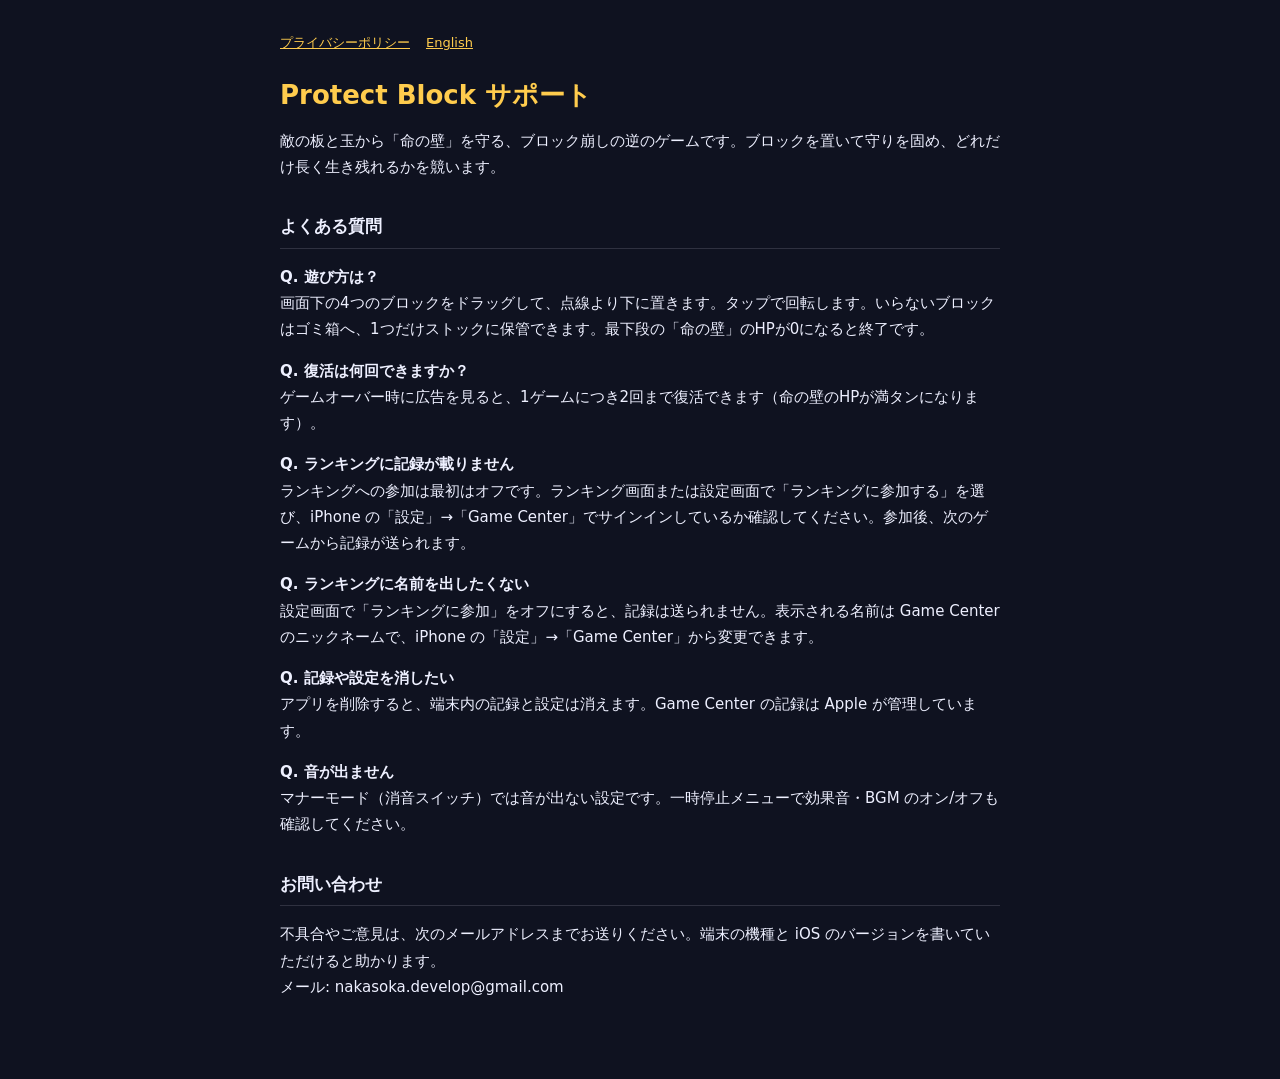
<file: index.html>
<!doctype html>
<html lang="ja">
<head><meta charset="utf-8"><meta name="viewport" content="width=device-width, initial-scale=1"><title>Nakasoka</title>
<meta http-equiv="refresh" content="0; url=protectblock/"></head>
<body><a href="protectblock/">Protect Block</a></body>
</html>
</file>
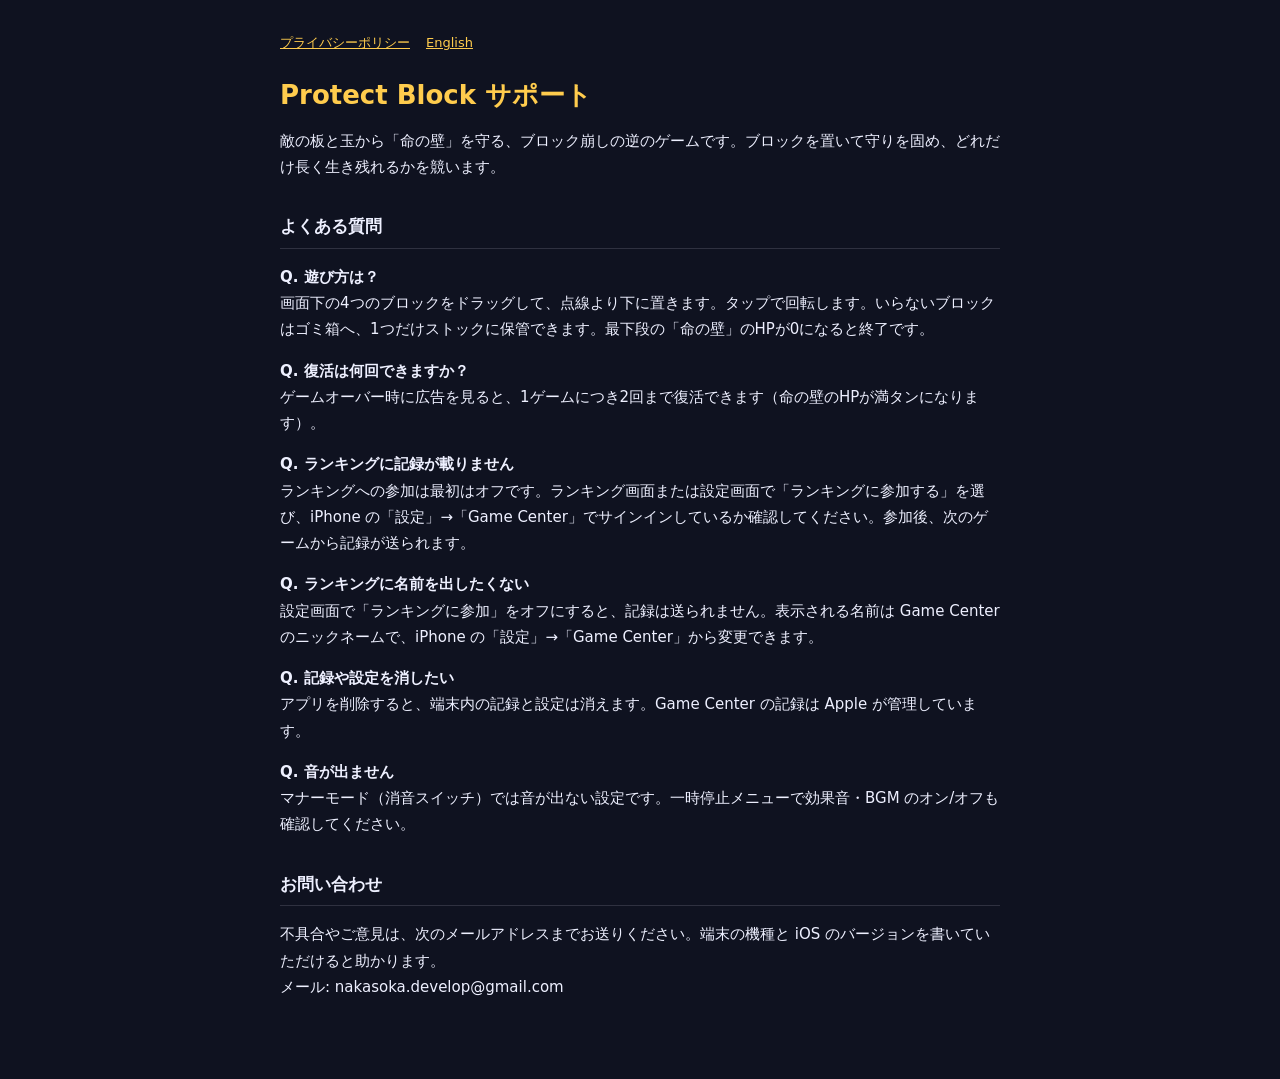
<file: protectblock/index.html>
<!doctype html>
<html lang="ja">
<head>
<meta charset="utf-8">
<meta name="viewport" content="width=device-width, initial-scale=1, viewport-fit=cover">
<title>Protect Block サポート</title>
<link rel="stylesheet" href="style.css">
</head>
<body>
<main>
<nav><a href="privacy.html">プライバシーポリシー</a><a href="index-en.html">English</a></nav>
<h1>Protect Block サポート</h1>
<p>敵の板と玉から「命の壁」を守る、ブロック崩しの逆のゲームです。ブロックを置いて守りを固め、どれだけ長く生き残れるかを競います。</p>

<h2>よくある質問</h2>
<p><b>Q. 遊び方は？</b><br>画面下の4つのブロックをドラッグして、点線より下に置きます。タップで回転します。いらないブロックはゴミ箱へ、1つだけストックに保管できます。最下段の「命の壁」のHPが0になると終了です。</p>
<p><b>Q. 復活は何回できますか？</b><br>ゲームオーバー時に広告を見ると、1ゲームにつき2回まで復活できます（命の壁のHPが満タンになります）。</p>
<p><b>Q. ランキングに記録が載りません</b><br>ランキングへの参加は最初はオフです。ランキング画面または設定画面で「ランキングに参加する」を選び、iPhone の「設定」→「Game Center」でサインインしているか確認してください。参加後、次のゲームから記録が送られます。</p>
<p><b>Q. ランキングに名前を出したくない</b><br>設定画面で「ランキングに参加」をオフにすると、記録は送られません。表示される名前は Game Center のニックネームで、iPhone の「設定」→「Game Center」から変更できます。</p>
<p><b>Q. 記録や設定を消したい</b><br>アプリを削除すると、端末内の記録と設定は消えます。Game Center の記録は Apple が管理しています。</p>
<p><b>Q. 音が出ません</b><br>マナーモード（消音スイッチ）では音が出ない設定です。一時停止メニューで効果音・BGM のオン/オフも確認してください。</p>

<h2>お問い合わせ</h2>
<p>不具合やご意見は、次のメールアドレスまでお送りください。端末の機種と iOS のバージョンを書いていただけると助かります。<br>メール: nakasoka.develop@gmail.com</p>
</main>
</body>
</html>
</file>
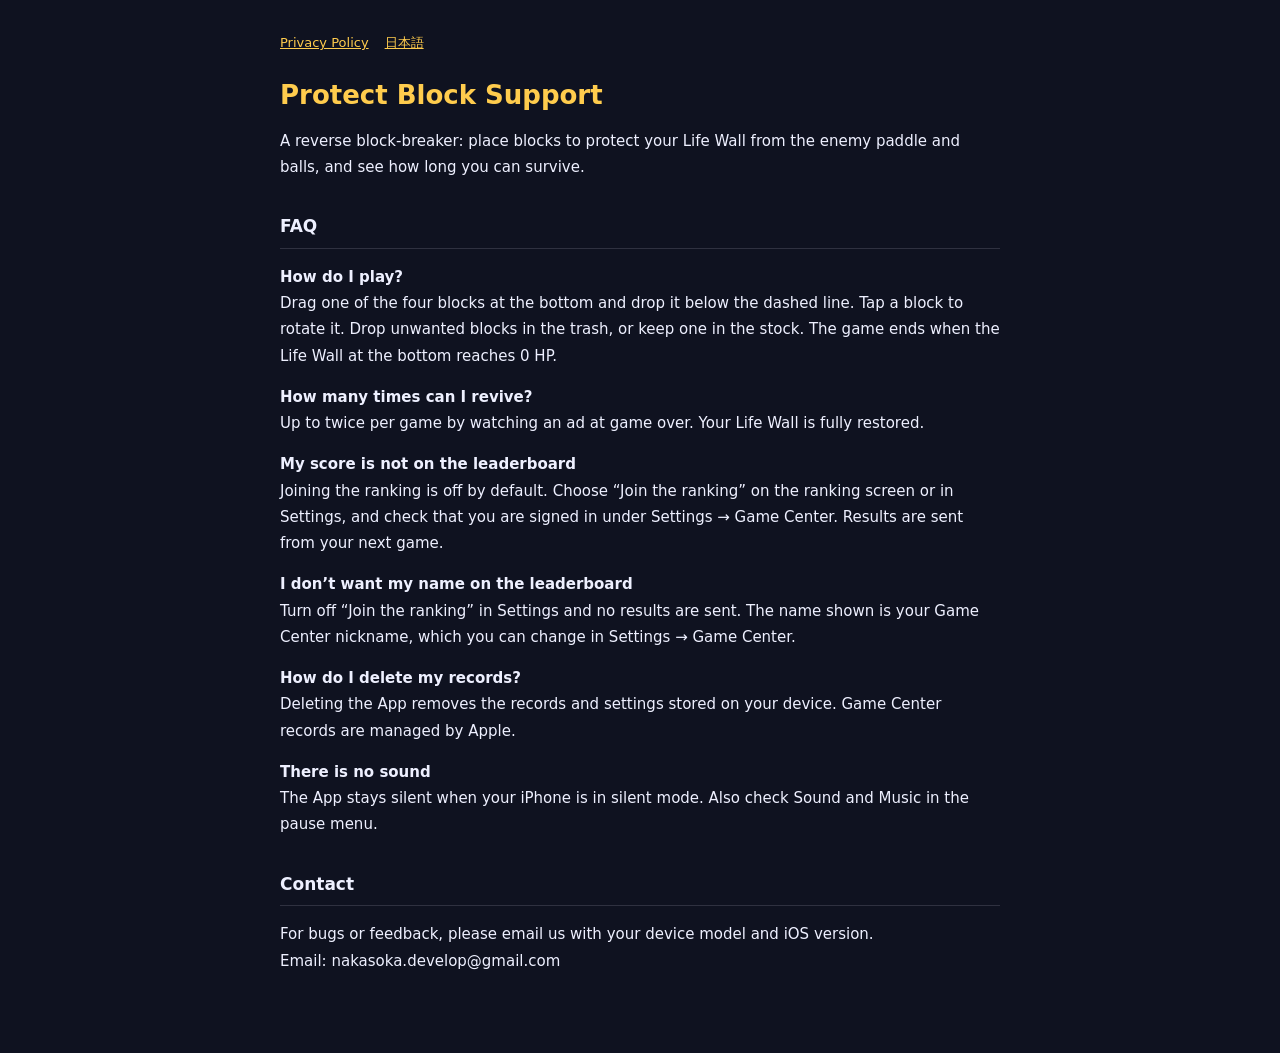
<file: protectblock/index-en.html>
<!doctype html>
<html lang="en">
<head>
<meta charset="utf-8">
<meta name="viewport" content="width=device-width, initial-scale=1, viewport-fit=cover">
<title>Protect Block Support</title>
<link rel="stylesheet" href="style.css">
</head>
<body>
<main>
<nav><a href="privacy-en.html">Privacy Policy</a><a href="index.html">日本語</a></nav>
<h1>Protect Block Support</h1>
<p>A reverse block-breaker: place blocks to protect your Life Wall from the enemy paddle and balls, and see how long you can survive.</p>

<h2>FAQ</h2>
<p><b>How do I play?</b><br>Drag one of the four blocks at the bottom and drop it below the dashed line. Tap a block to rotate it. Drop unwanted blocks in the trash, or keep one in the stock. The game ends when the Life Wall at the bottom reaches 0 HP.</p>
<p><b>How many times can I revive?</b><br>Up to twice per game by watching an ad at game over. Your Life Wall is fully restored.</p>
<p><b>My score is not on the leaderboard</b><br>Joining the ranking is off by default. Choose “Join the ranking” on the ranking screen or in Settings, and check that you are signed in under Settings → Game Center. Results are sent from your next game.</p>
<p><b>I don’t want my name on the leaderboard</b><br>Turn off “Join the ranking” in Settings and no results are sent. The name shown is your Game Center nickname, which you can change in Settings → Game Center.</p>
<p><b>How do I delete my records?</b><br>Deleting the App removes the records and settings stored on your device. Game Center records are managed by Apple.</p>
<p><b>There is no sound</b><br>The App stays silent when your iPhone is in silent mode. Also check Sound and Music in the pause menu.</p>

<h2>Contact</h2>
<p>For bugs or feedback, please email us with your device model and iOS version.<br>Email: nakasoka.develop@gmail.com</p>
</main>
</body>
</html>
</file>
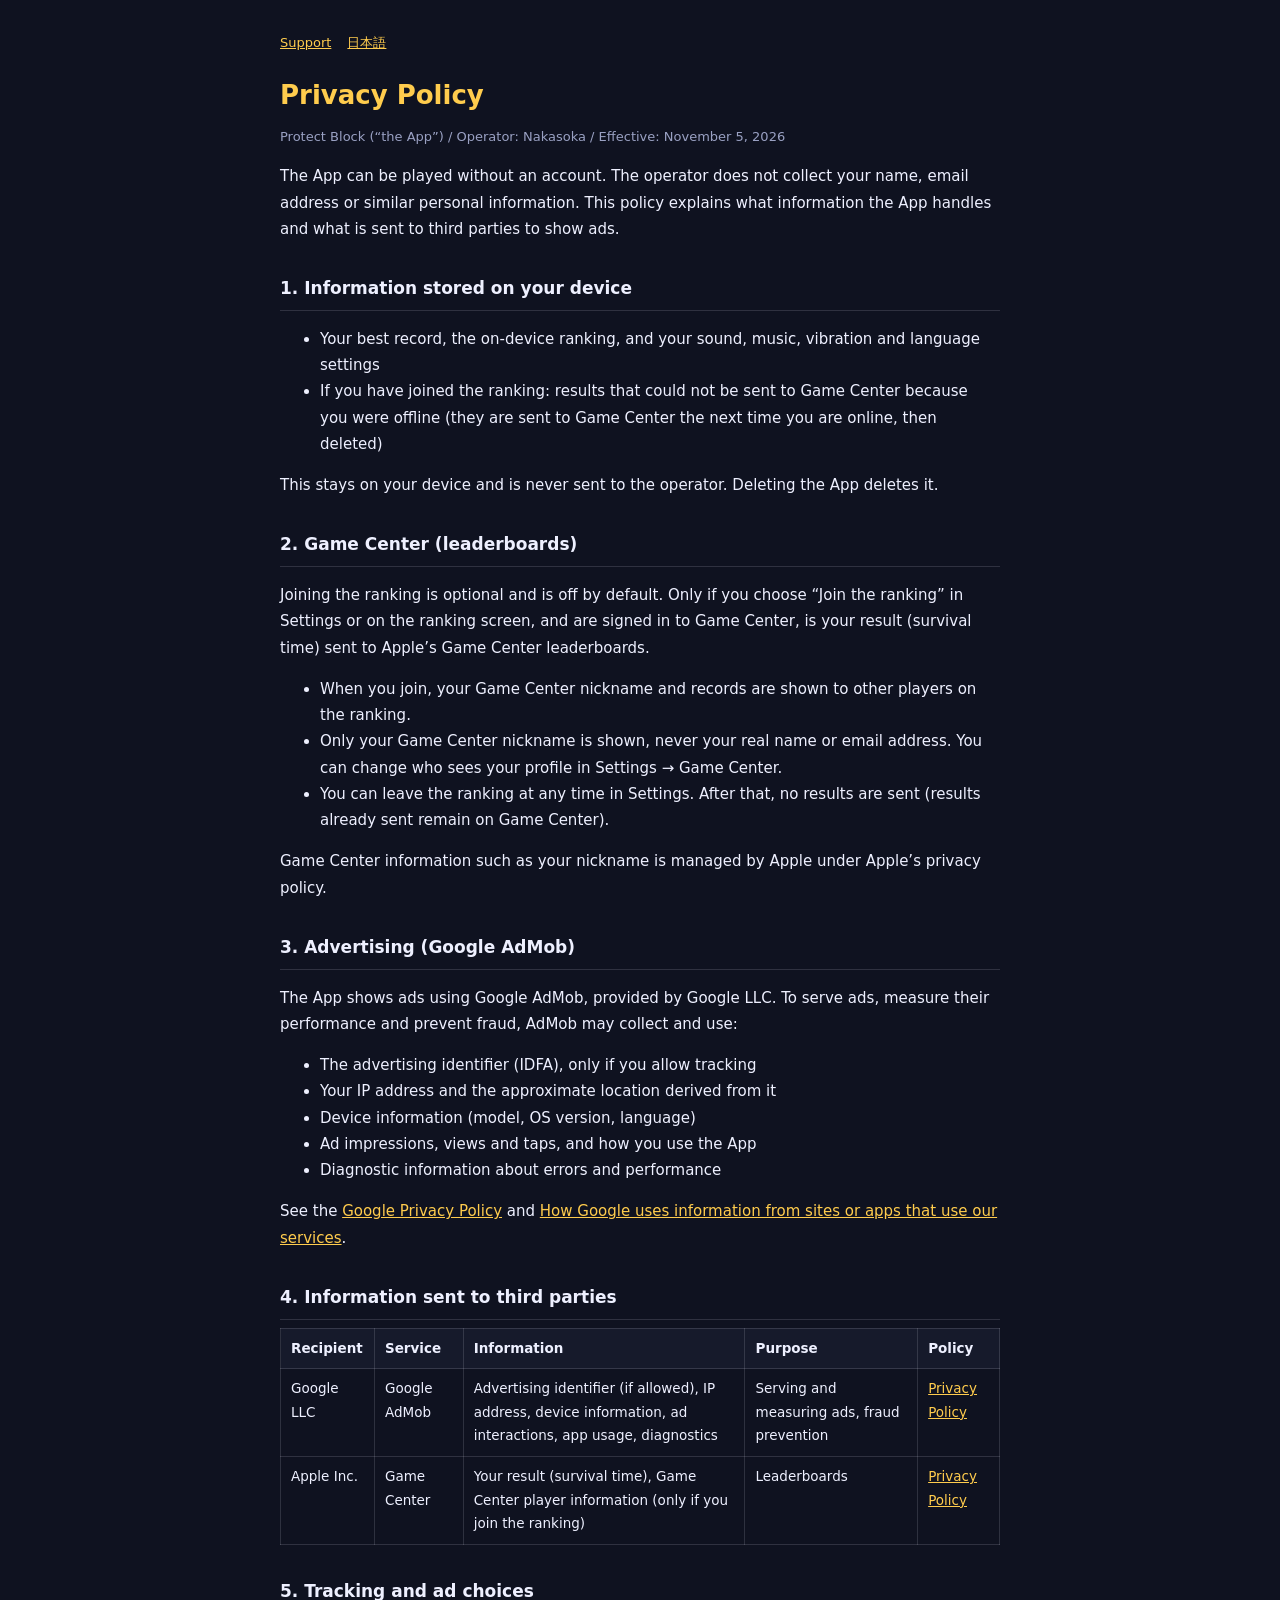
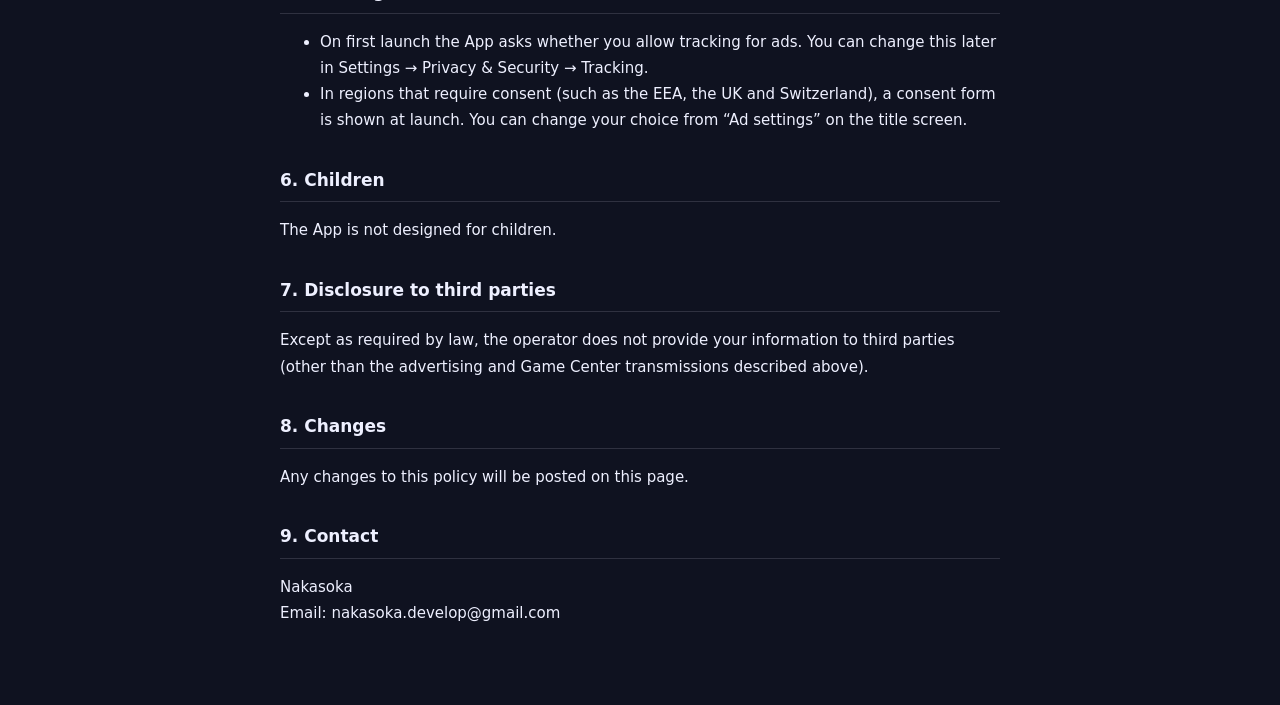
<file: protectblock/privacy-en.html>
<!doctype html>
<html lang="en">
<head>
<meta charset="utf-8">
<meta name="viewport" content="width=device-width, initial-scale=1, viewport-fit=cover">
<title>Privacy Policy | Protect Block</title>
<link rel="stylesheet" href="style.css">
</head>
<body>
<main>
<nav><a href="index-en.html">Support</a><a href="privacy.html">日本語</a></nav>
<h1>Privacy Policy</h1>
<p class="muted">Protect Block (“the App”) / Operator: Nakasoka / Effective: November 5, 2026</p>

<p>The App can be played without an account. The operator does not collect your name, email address or similar personal information. This policy explains what information the App handles and what is sent to third parties to show ads.</p>

<h2>1. Information stored on your device</h2>
<ul><li>Your best record, the on-device ranking, and your sound, music, vibration and language settings</li><li>If you have joined the ranking: results that could not be sent to Game Center because you were offline (they are sent to Game Center the next time you are online, then deleted)</li></ul>
<p>This stays on your device and is never sent to the operator. Deleting the App deletes it.</p>

<h2>2. Game Center (leaderboards)</h2>
<p>Joining the ranking is optional and is off by default. Only if you choose “Join the ranking” in Settings or on the ranking screen, and are signed in to Game Center, is your result (survival time) sent to Apple’s Game Center leaderboards.</p>
<ul>
<li>When you join, your Game Center nickname and records are shown to other players on the ranking.</li>
<li>Only your Game Center nickname is shown, never your real name or email address. You can change who sees your profile in Settings → Game Center.</li>
<li>You can leave the ranking at any time in Settings. After that, no results are sent (results already sent remain on Game Center).</li>
</ul>
<p>Game Center information such as your nickname is managed by Apple under Apple’s privacy policy.</p>

<h2>3. Advertising (Google AdMob)</h2>
<p>The App shows ads using Google AdMob, provided by Google LLC. To serve ads, measure their performance and prevent fraud, AdMob may collect and use:</p>
<ul>
<li>The advertising identifier (IDFA), only if you allow tracking</li>
<li>Your IP address and the approximate location derived from it</li>
<li>Device information (model, OS version, language)</li>
<li>Ad impressions, views and taps, and how you use the App</li>
<li>Diagnostic information about errors and performance</li>
</ul>
<p>See the <a href="https://policies.google.com/privacy" rel="noopener">Google Privacy Policy</a> and <a href="https://policies.google.com/technologies/partner-sites" rel="noopener">How Google uses information from sites or apps that use our services</a>.</p>

<h2>4. Information sent to third parties</h2>
<div class="table">
<table>
<tr><th>Recipient</th><th>Service</th><th>Information</th><th>Purpose</th><th>Policy</th></tr>
<tr><td>Google LLC</td><td>Google AdMob</td><td>Advertising identifier (if allowed), IP address, device information, ad interactions, app usage, diagnostics</td><td>Serving and measuring ads, fraud prevention</td><td><a href="https://policies.google.com/privacy" rel="noopener">Privacy Policy</a></td></tr>
<tr><td>Apple Inc.</td><td>Game Center</td><td>Your result (survival time), Game Center player information (only if you join the ranking)</td><td>Leaderboards</td><td><a href="https://www.apple.com/legal/privacy/" rel="noopener">Privacy Policy</a></td></tr>
</table>
</div>

<h2>5. Tracking and ad choices</h2>
<ul>
<li>On first launch the App asks whether you allow tracking for ads. You can change this later in Settings → Privacy &amp; Security → Tracking.</li>
<li>In regions that require consent (such as the EEA, the UK and Switzerland), a consent form is shown at launch. You can change your choice from “Ad settings” on the title screen.</li>
</ul>

<h2>6. Children</h2>
<p>The App is not designed for children.</p>

<h2>7. Disclosure to third parties</h2>
<p>Except as required by law, the operator does not provide your information to third parties (other than the advertising and Game Center transmissions described above).</p>

<h2>8. Changes</h2>
<p>Any changes to this policy will be posted on this page.</p>

<h2>9. Contact</h2>
<p>Nakasoka<br>Email: nakasoka.develop@gmail.com</p>
</main>
</body>
</html>
</file>
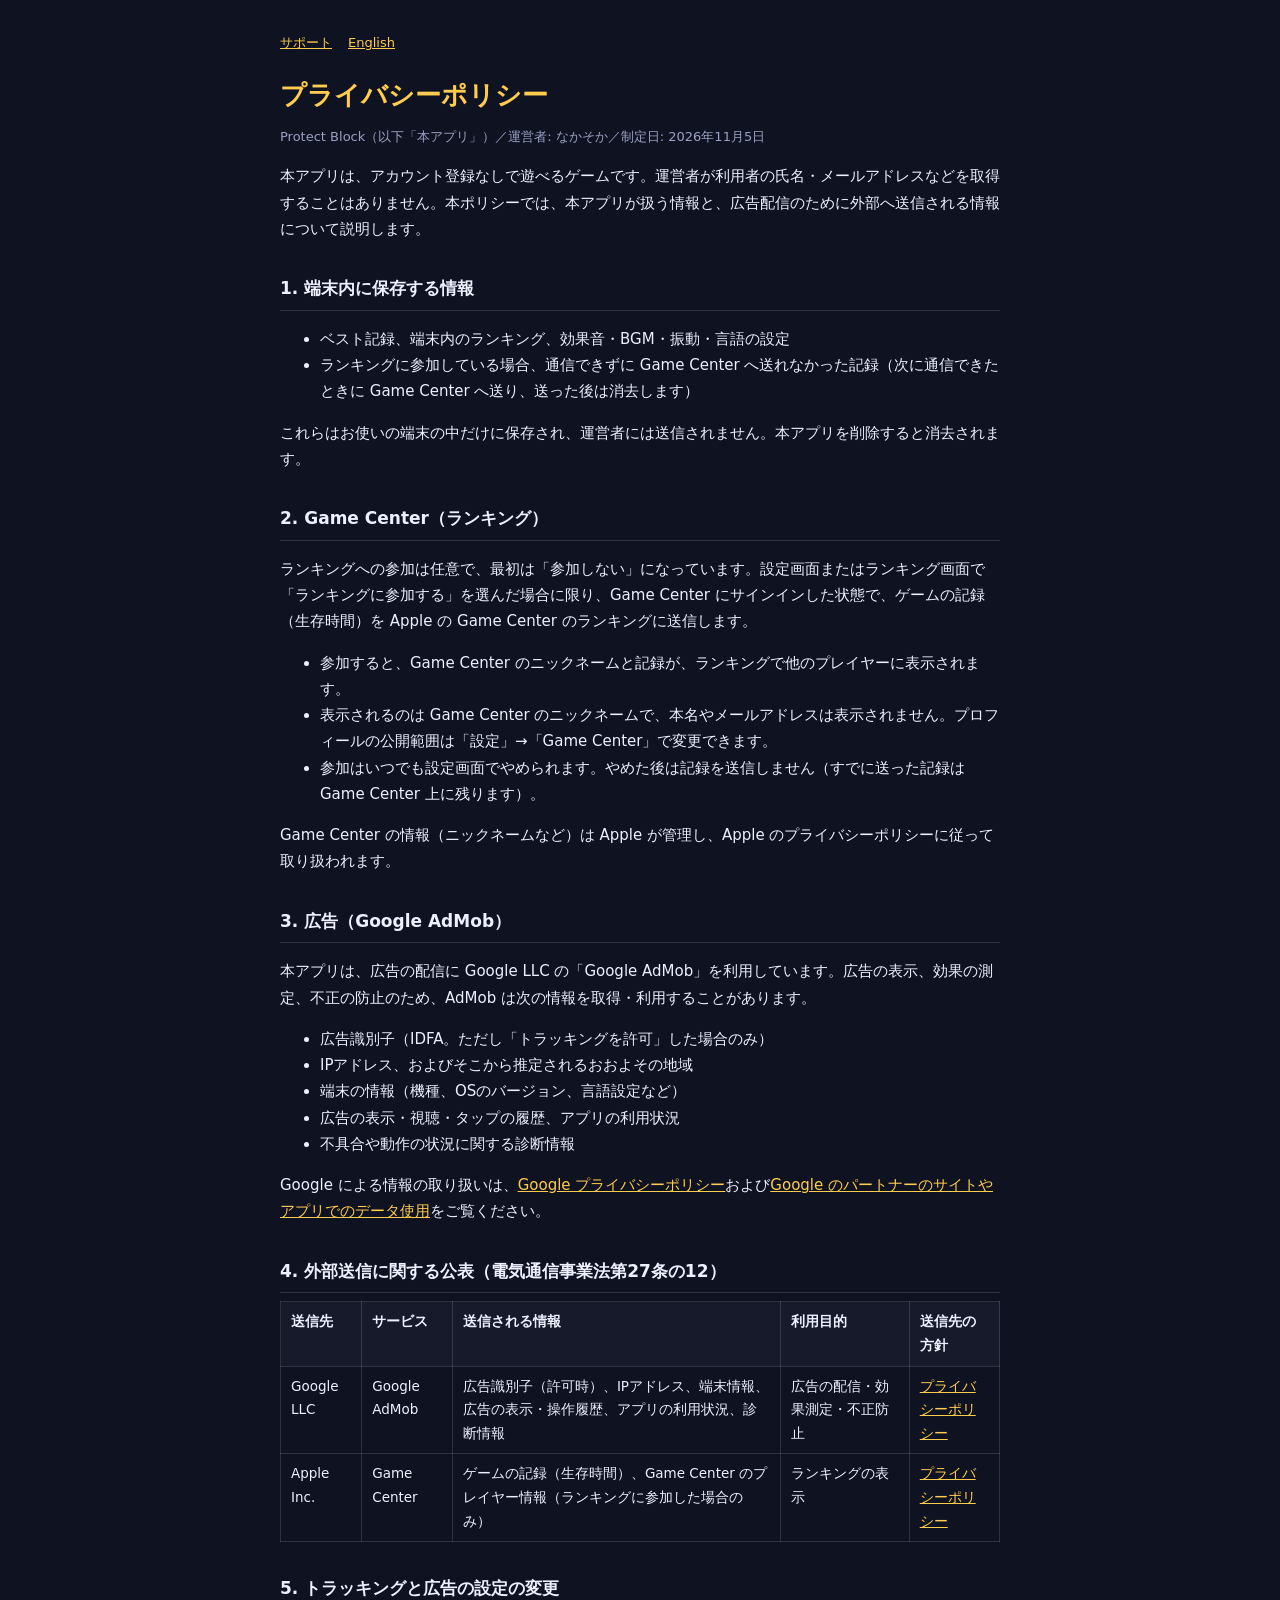
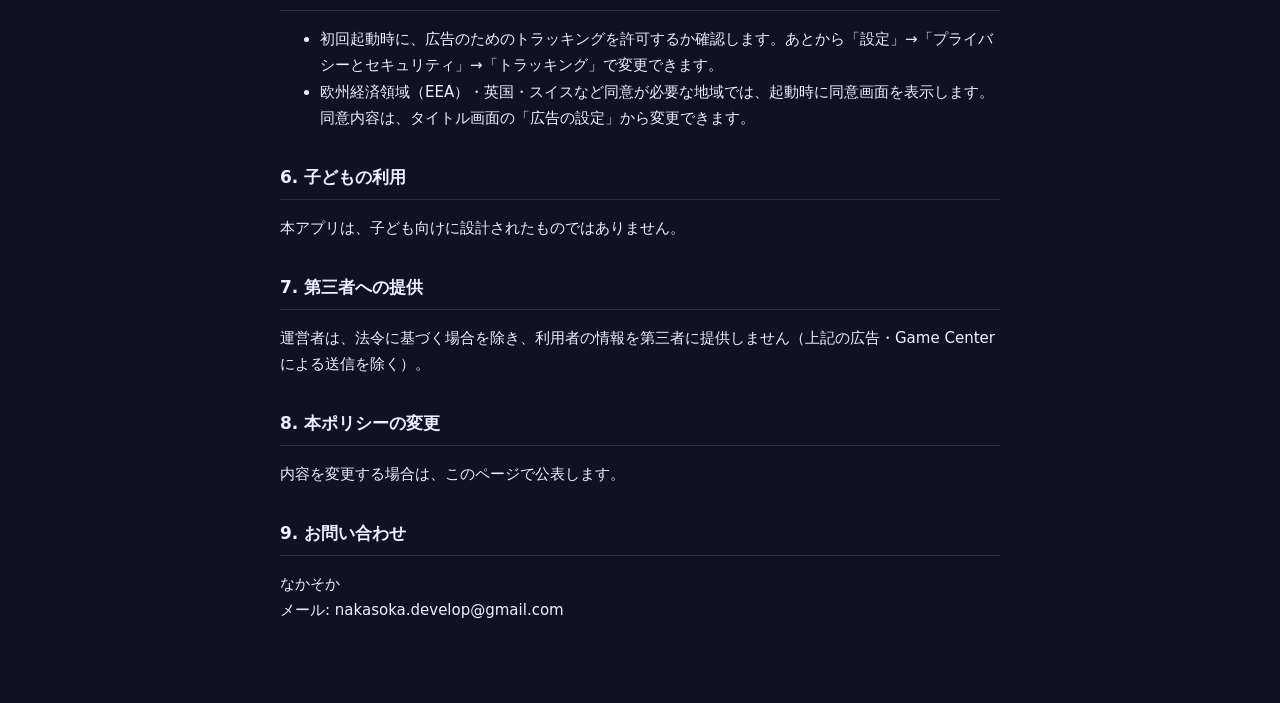
<file: protectblock/privacy.html>
<!doctype html>
<html lang="ja">
<head>
<meta charset="utf-8">
<meta name="viewport" content="width=device-width, initial-scale=1, viewport-fit=cover">
<title>プライバシーポリシー | Protect Block</title>
<link rel="stylesheet" href="style.css">
</head>
<body>
<main>
<nav><a href="index.html">サポート</a><a href="privacy-en.html">English</a></nav>
<h1>プライバシーポリシー</h1>
<p class="muted">Protect Block（以下「本アプリ」）／運営者: なかそか／制定日: 2026年11月5日</p>

<p>本アプリは、アカウント登録なしで遊べるゲームです。運営者が利用者の氏名・メールアドレスなどを取得することはありません。本ポリシーでは、本アプリが扱う情報と、広告配信のために外部へ送信される情報について説明します。</p>

<h2>1. 端末内に保存する情報</h2>
<ul>
<li>ベスト記録、端末内のランキング、効果音・BGM・振動・言語の設定</li>
<li>ランキングに参加している場合、通信できずに Game Center へ送れなかった記録（次に通信できたときに Game Center へ送り、送った後は消去します）</li>
</ul>
<p>これらはお使いの端末の中だけに保存され、運営者には送信されません。本アプリを削除すると消去されます。</p>

<h2>2. Game Center（ランキング）</h2>
<p>ランキングへの参加は任意で、最初は「参加しない」になっています。設定画面またはランキング画面で「ランキングに参加する」を選んだ場合に限り、Game Center にサインインした状態で、ゲームの記録（生存時間）を Apple の Game Center のランキングに送信します。</p>
<ul>
<li>参加すると、Game Center のニックネームと記録が、ランキングで他のプレイヤーに表示されます。</li>
<li>表示されるのは Game Center のニックネームで、本名やメールアドレスは表示されません。プロフィールの公開範囲は「設定」→「Game Center」で変更できます。</li>
<li>参加はいつでも設定画面でやめられます。やめた後は記録を送信しません（すでに送った記録は Game Center 上に残ります）。</li>
</ul>
<p>Game Center の情報（ニックネームなど）は Apple が管理し、Apple のプライバシーポリシーに従って取り扱われます。</p>

<h2>3. 広告（Google AdMob）</h2>
<p>本アプリは、広告の配信に Google LLC の「Google AdMob」を利用しています。広告の表示、効果の測定、不正の防止のため、AdMob は次の情報を取得・利用することがあります。</p>
<ul>
<li>広告識別子（IDFA。ただし「トラッキングを許可」した場合のみ）</li>
<li>IPアドレス、およびそこから推定されるおおよその地域</li>
<li>端末の情報（機種、OSのバージョン、言語設定など）</li>
<li>広告の表示・視聴・タップの履歴、アプリの利用状況</li>
<li>不具合や動作の状況に関する診断情報</li>
</ul>
<p>Google による情報の取り扱いは、<a href="https://policies.google.com/privacy" rel="noopener">Google プライバシーポリシー</a>および<a href="https://policies.google.com/technologies/partner-sites" rel="noopener">Google のパートナーのサイトやアプリでのデータ使用</a>をご覧ください。</p>

<h2>4. 外部送信に関する公表（電気通信事業法第27条の12）</h2>
<div class="table">
<table>
<tr><th>送信先</th><th>サービス</th><th>送信される情報</th><th>利用目的</th><th>送信先の方針</th></tr>
<tr><td>Google LLC</td><td>Google AdMob</td><td>広告識別子（許可時）、IPアドレス、端末情報、広告の表示・操作履歴、アプリの利用状況、診断情報</td><td>広告の配信・効果測定・不正防止</td><td><a href="https://policies.google.com/privacy" rel="noopener">プライバシーポリシー</a></td></tr>
<tr><td>Apple Inc.</td><td>Game Center</td><td>ゲームの記録（生存時間）、Game Center のプレイヤー情報（ランキングに参加した場合のみ）</td><td>ランキングの表示</td><td><a href="https://www.apple.com/jp/legal/privacy/" rel="noopener">プライバシーポリシー</a></td></tr>
</table>
</div>

<h2>5. トラッキングと広告の設定の変更</h2>
<ul>
<li>初回起動時に、広告のためのトラッキングを許可するか確認します。あとから「設定」→「プライバシーとセキュリティ」→「トラッキング」で変更できます。</li>
<li>欧州経済領域（EEA）・英国・スイスなど同意が必要な地域では、起動時に同意画面を表示します。同意内容は、タイトル画面の「広告の設定」から変更できます。</li>
</ul>

<h2>6. 子どもの利用</h2>
<p>本アプリは、子ども向けに設計されたものではありません。</p>

<h2>7. 第三者への提供</h2>
<p>運営者は、法令に基づく場合を除き、利用者の情報を第三者に提供しません（上記の広告・Game Center による送信を除く）。</p>

<h2>8. 本ポリシーの変更</h2>
<p>内容を変更する場合は、このページで公表します。</p>

<h2>9. お問い合わせ</h2>
<p>なかそか<br>メール: nakasoka.develop@gmail.com</p>
</main>
</body>
</html>
</file>
<file: protectblock/style.css>
:root { --bg: #0f1220; --panel: #161a2b; --ink: #eef0ff; --muted: #9aa1c3; --gold: #ffcc4d; --line: rgba(238,240,255,0.14); color-scheme: dark; }
* { box-sizing: border-box; }
body { margin: 0; background: var(--bg); color: var(--ink); font: 15px/1.75 "Hiragino Sans", "Noto Sans JP", system-ui, sans-serif;
  padding-left: max(16px, env(safe-area-inset-left, 0px)); padding-right: max(16px, env(safe-area-inset-right, 0px)); }
main { max-width: 720px; margin: 0 auto; padding-block: 32px 64px; }
h1 { font-size: 26px; line-height: 1.3; margin: 0 0 4px; color: var(--gold); text-wrap: balance; }
h2 { font-size: 17px; margin: 32px 0 8px; border-bottom: 1px solid var(--line); padding-bottom: 6px; }
p, li { color: var(--ink); } .muted { color: var(--muted); font-size: 13px; }
a { color: var(--gold); }
nav { display: flex; gap: 16px; flex-wrap: wrap; font-size: 13px; margin-bottom: 24px; }
.table { overflow-x: auto; }
table { border-collapse: collapse; width: 100%; font-size: 13.5px; min-width: 560px; }
th, td { border: 1px solid var(--line); padding: 8px 10px; text-align: left; vertical-align: top; }
th { background: var(--panel); }
</file>
